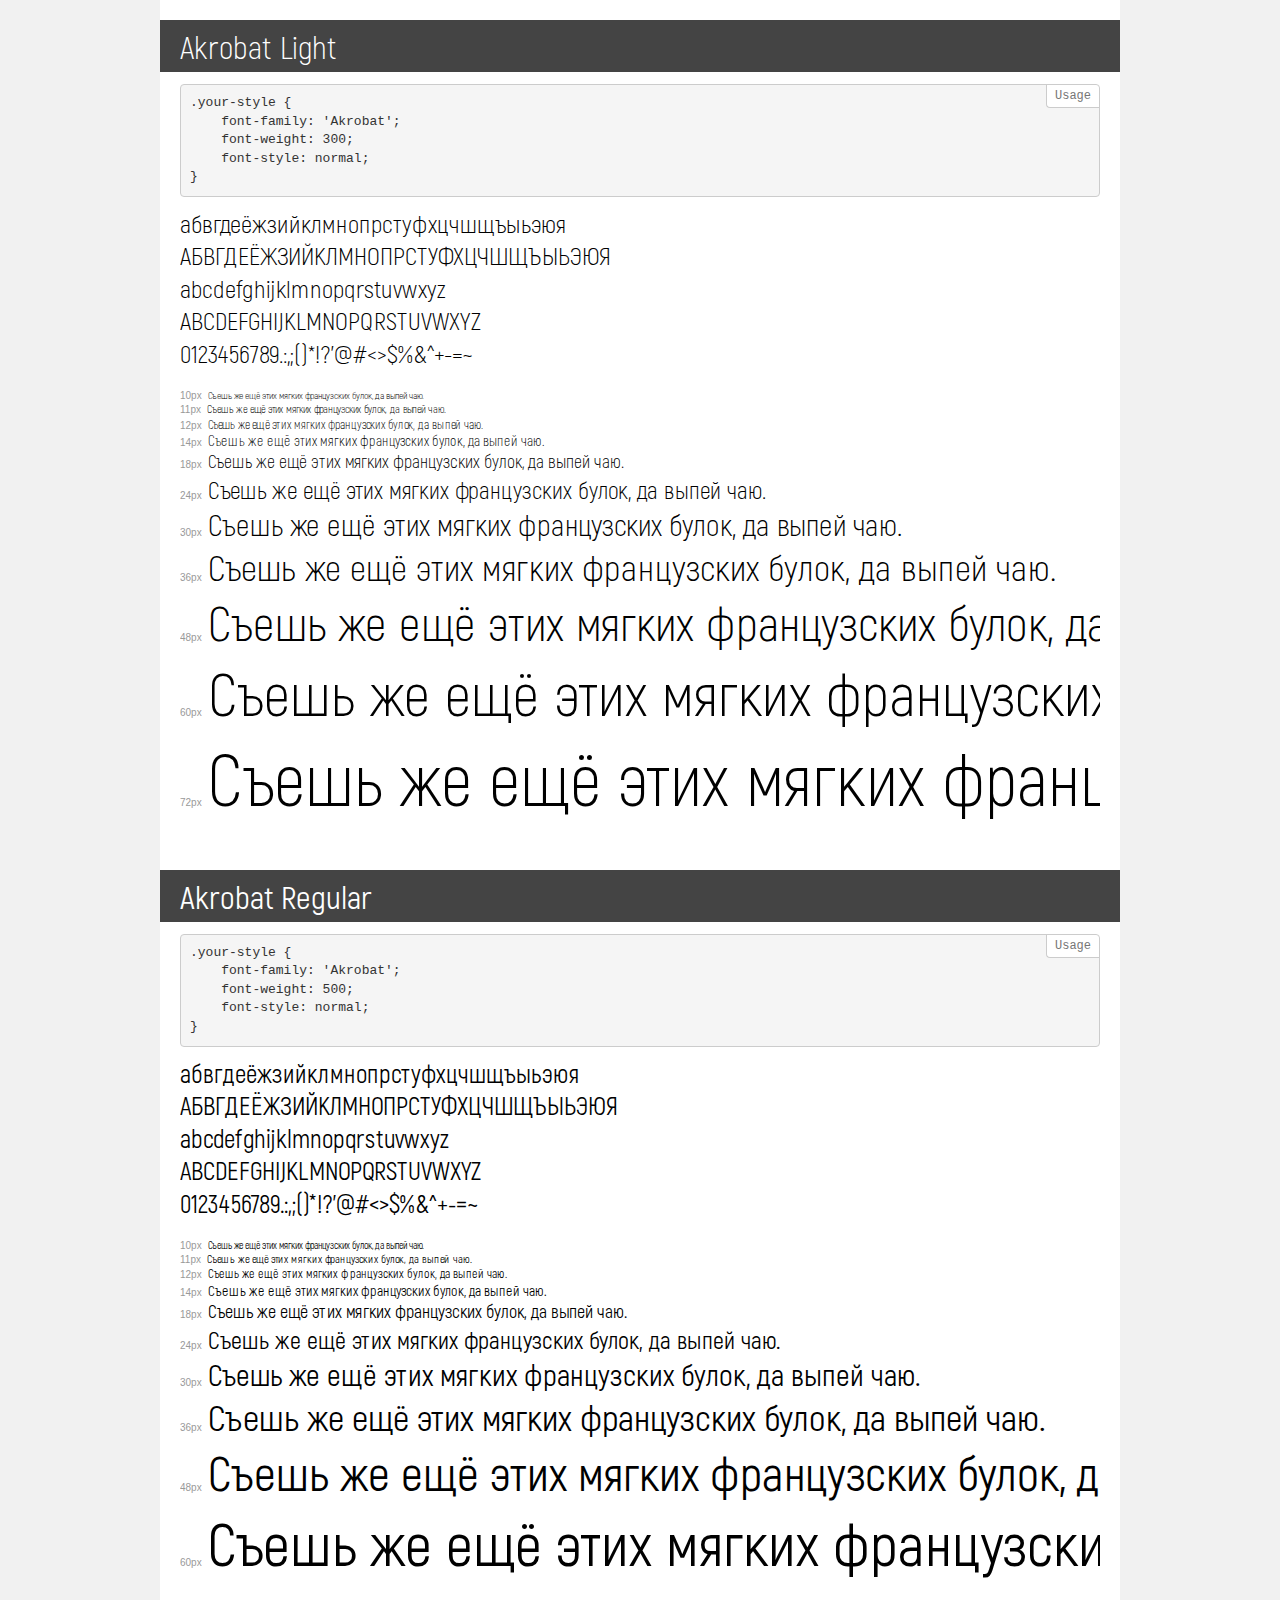
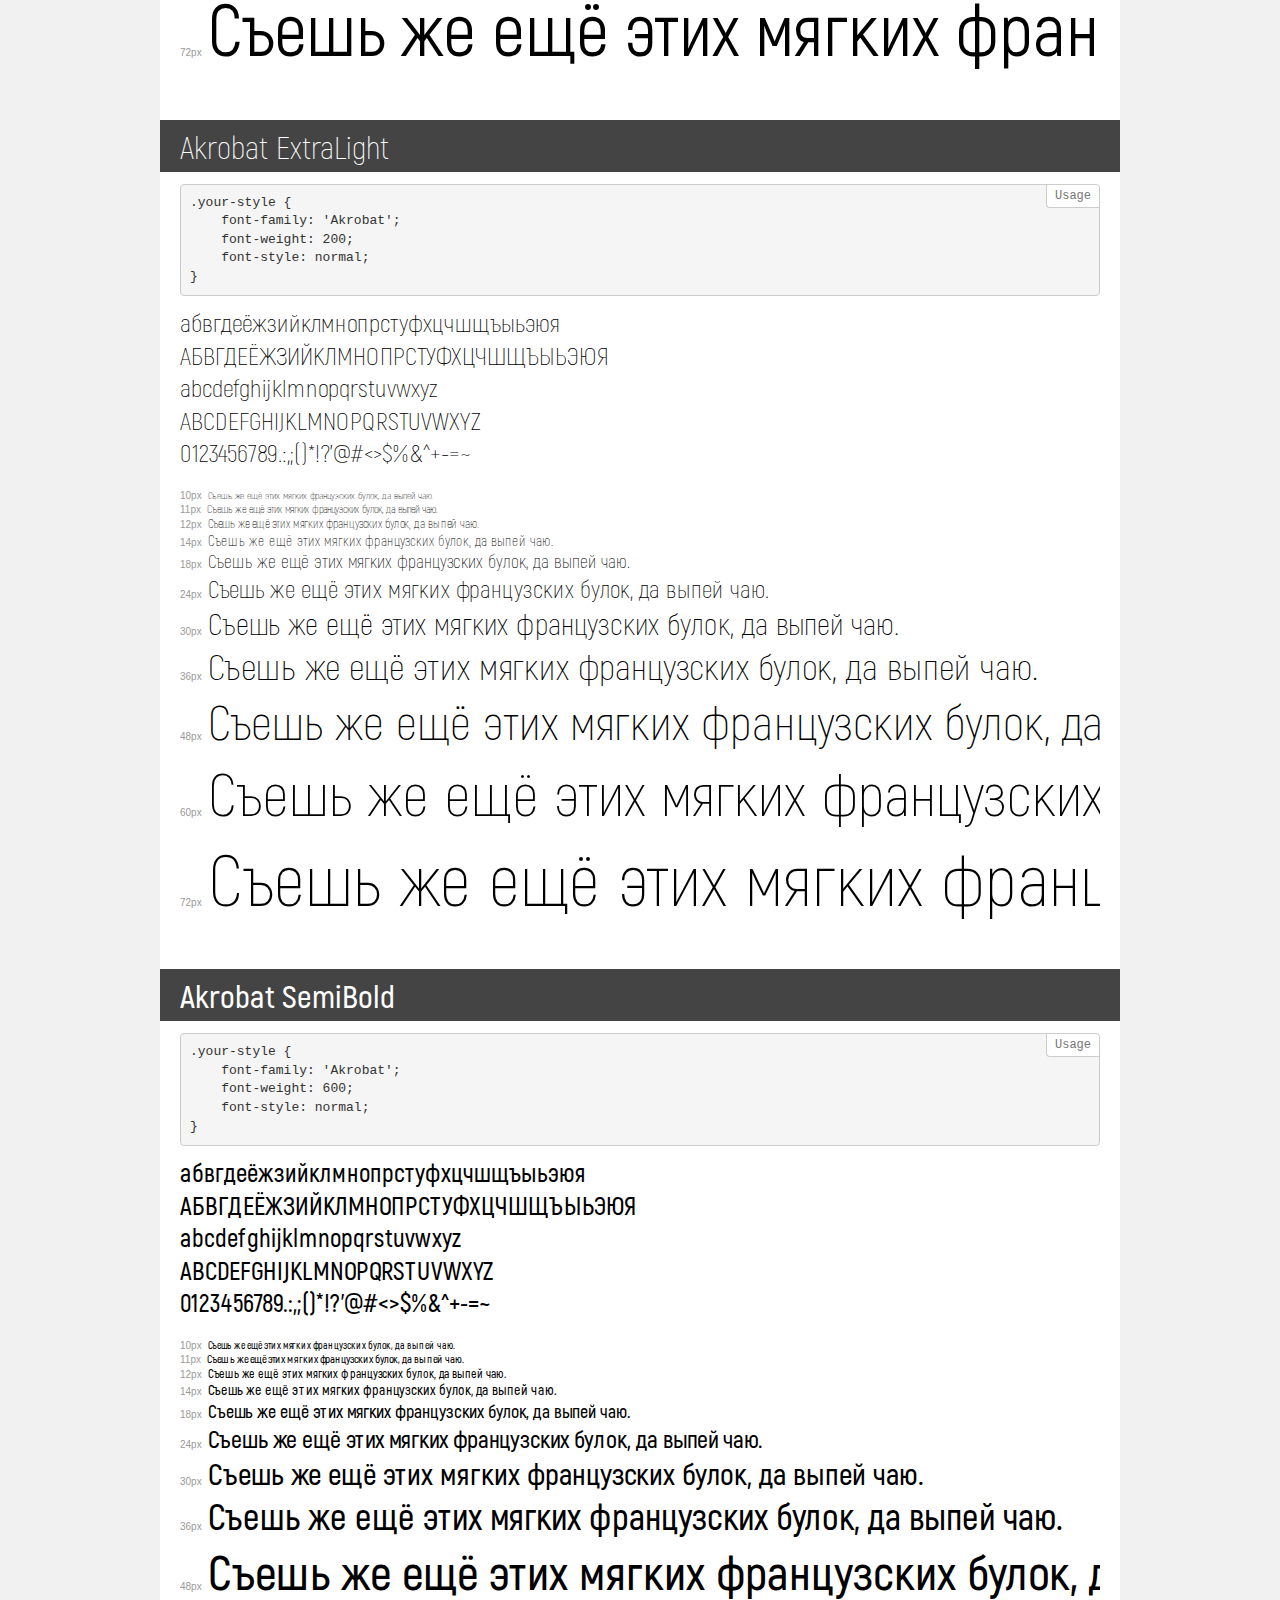
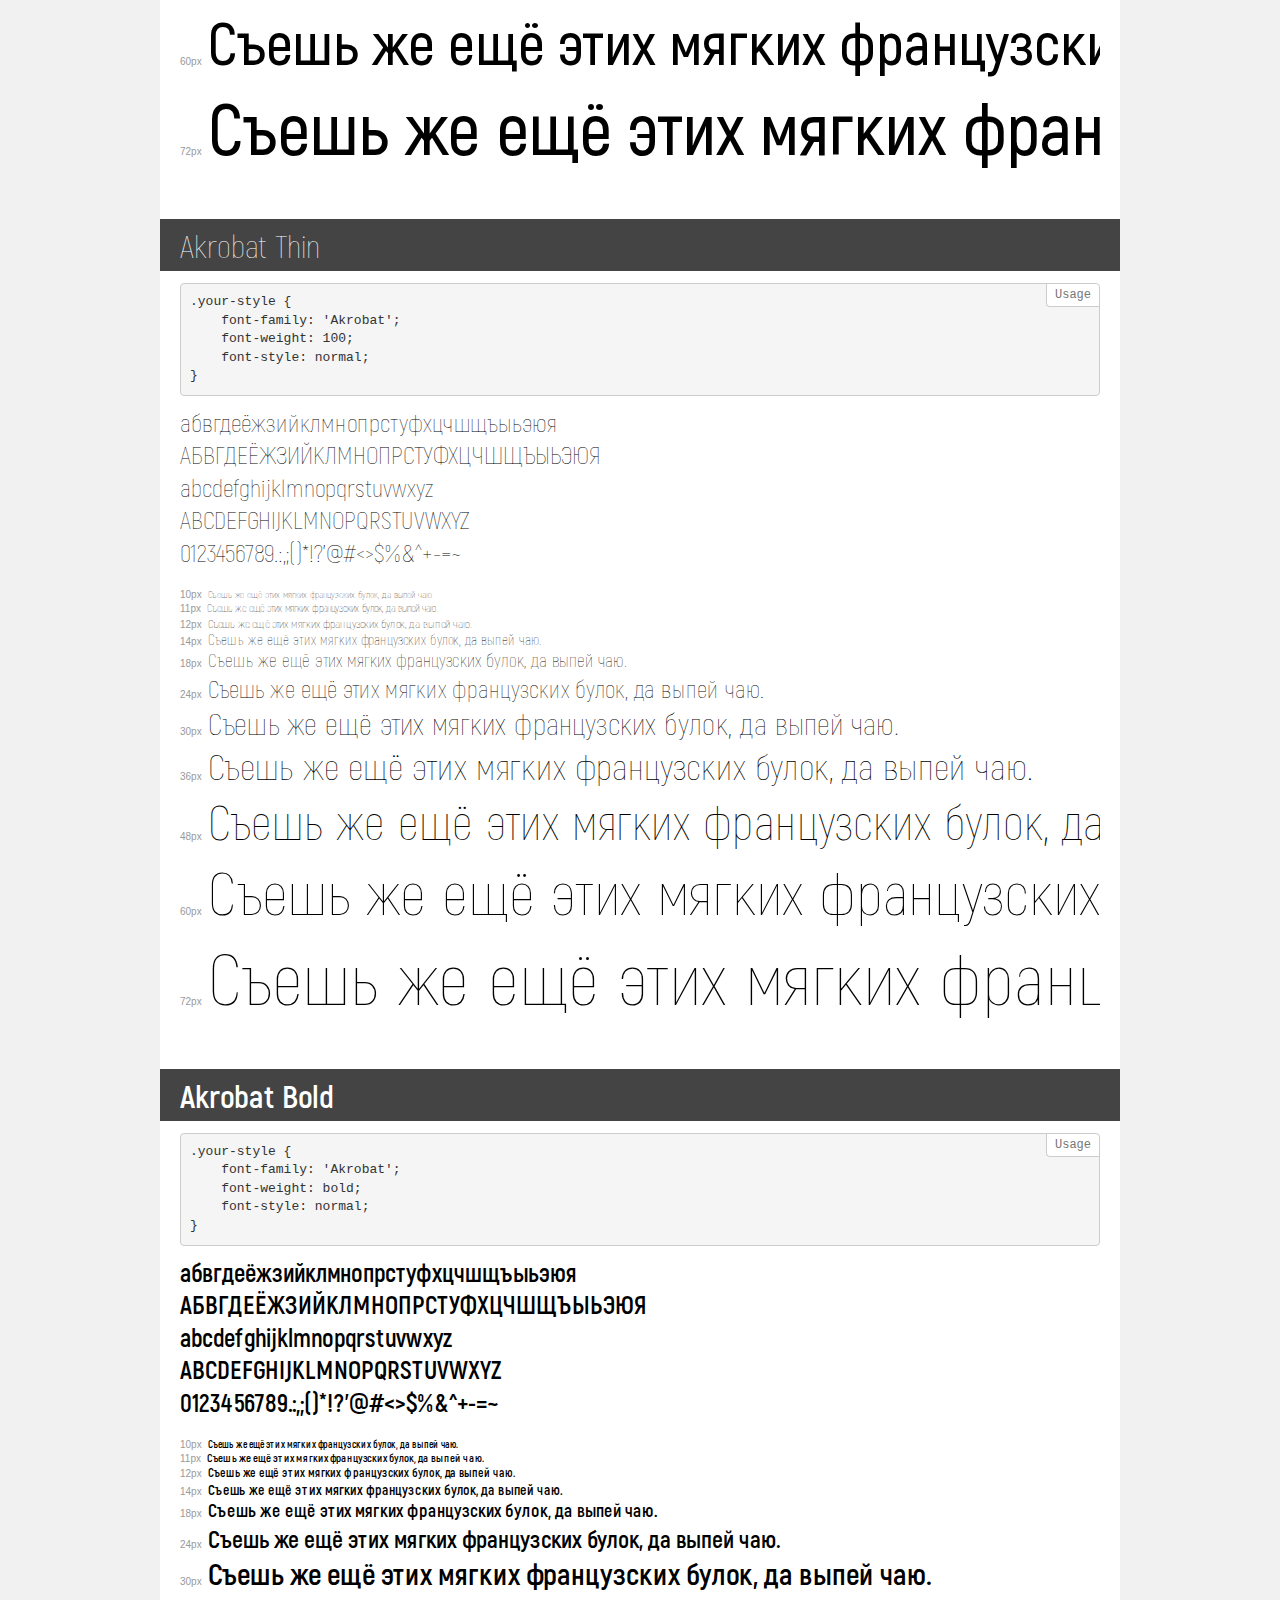
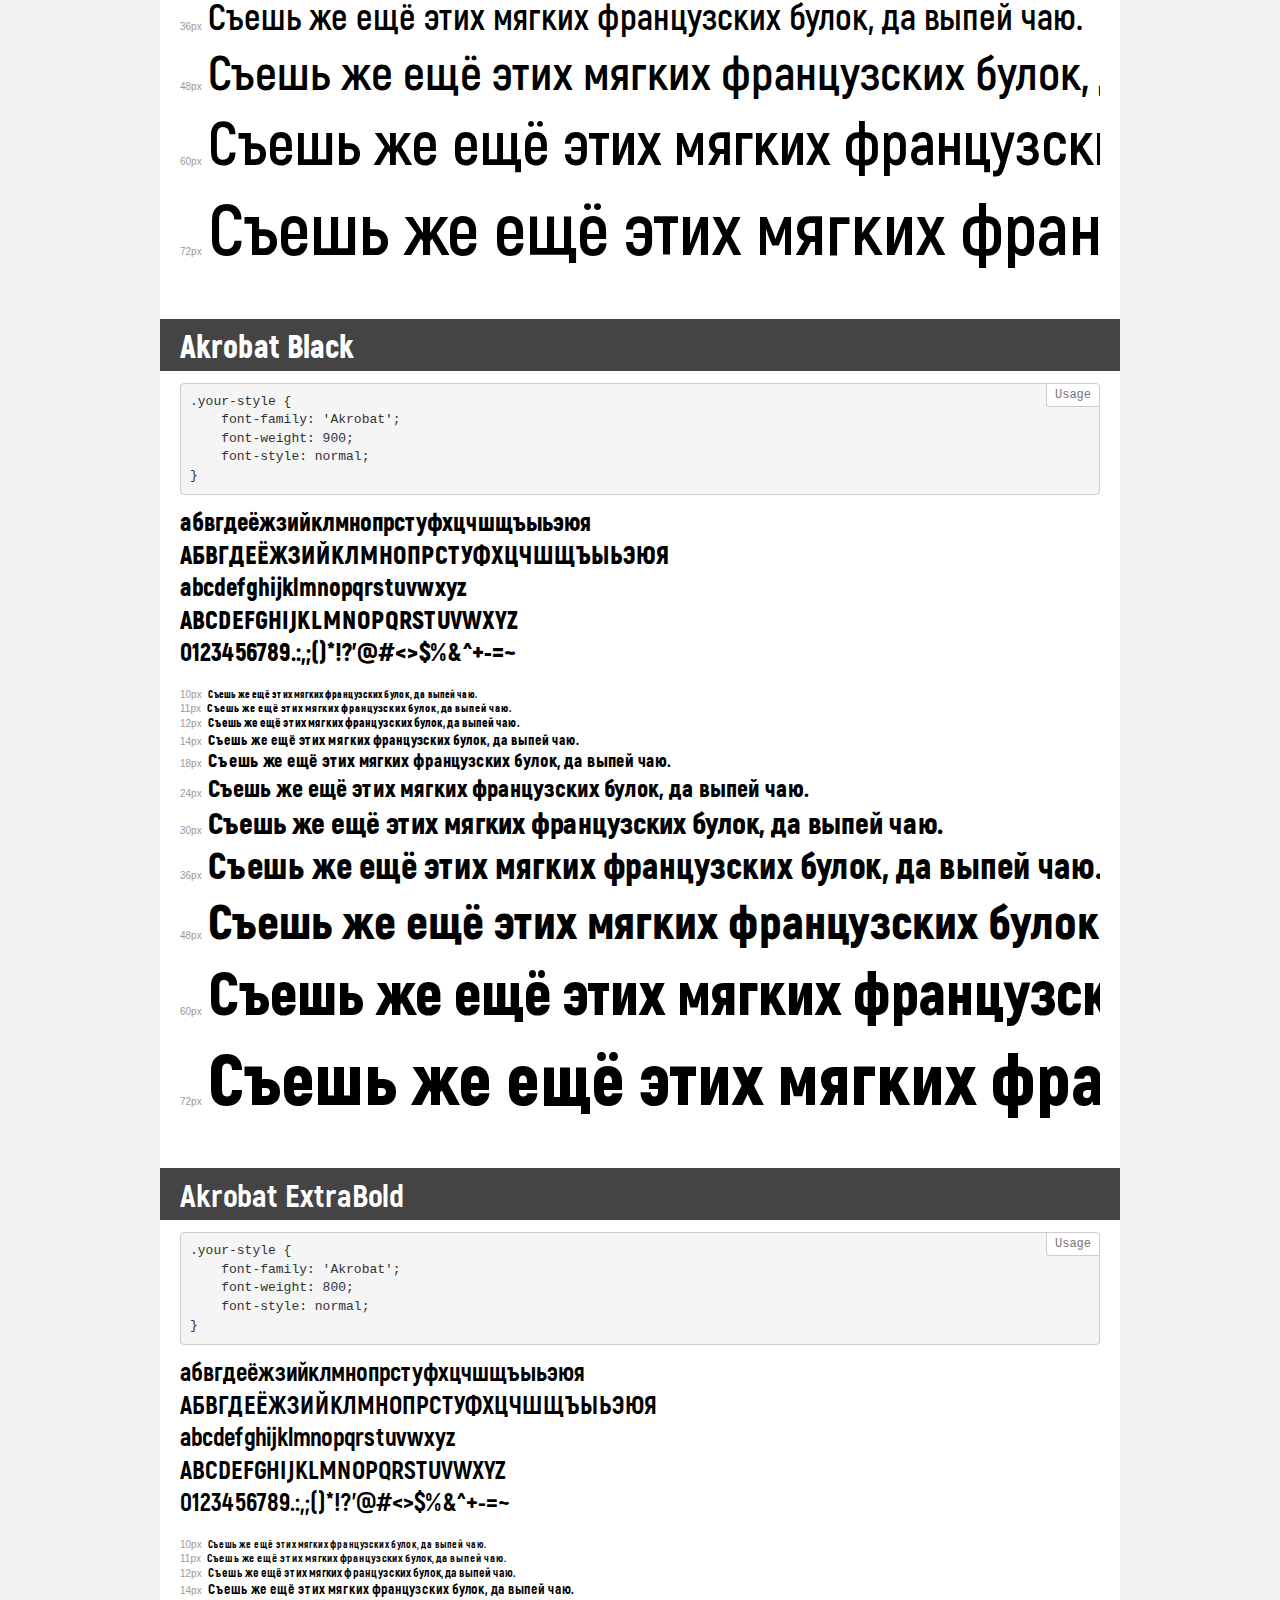
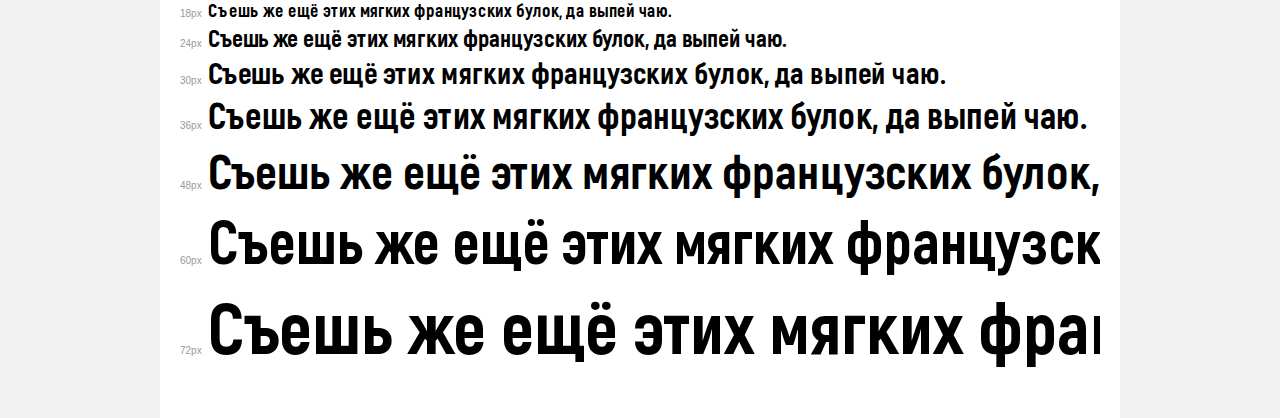
<file: fonts/Akrobat/demo.html>
<!DOCTYPE html>
<html>
<head>
    <meta charset="utf-8">
    <meta http-equiv="X-UA-Compatible" content="IE=edge">
    <meta name="viewport" content="width=device-width, initial-scale=1">
    <meta name="robots" content="noindex, noarchive">
    <meta name="format-detection" content="telephone=no">
    <title>Transfonter demo</title>
    <link href="stylesheet.css" rel="stylesheet">
    <style>
        /*
        http://meyerweb.com/eric/tools/css/reset/
        v2.0 | 20110126
        License: none (public domain)
        */
        html, body, div, span, applet, object, iframe,
        h1, h2, h3, h4, h5, h6, p, blockquote, pre,
        a, abbr, acronym, address, big, cite, code,
        del, dfn, em, img, ins, kbd, q, s, samp,
        small, strike, strong, sub, sup, tt, var,
        b, u, i, center,
        dl, dt, dd, ol, ul, li,
        fieldset, form, label, legend,
        table, caption, tbody, tfoot, thead, tr, th, td,
        article, aside, canvas, details, embed,
        figure, figcaption, footer, header, hgroup,
        menu, nav, output, ruby, section, summary,
        time, mark, audio, video {
            margin: 0;
            padding: 0;
            border: 0;
            font-size: 100%;
            font: inherit;
            vertical-align: baseline;
        }
        /* HTML5 display-role reset for older browsers */
        article, aside, details, figcaption, figure,
        footer, header, hgroup, menu, nav, section {
            display: block;
        }
        body {
            line-height: 1;
        }
        ol, ul {
            list-style: none;
        }
        blockquote, q {
            quotes: none;
        }
        blockquote:before, blockquote:after,
        q:before, q:after {
            content: '';
            content: none;
        }
        table {
            border-collapse: collapse;
            border-spacing: 0;
        }
        /* common styles */
        body {
            background: #f1f1f1;
            color: #000;
        }
        .page {
            background: #fff;
            width: 920px;
            margin: 0 auto;
            padding: 20px 20px 0 20px;
            overflow: hidden;
        }
        .font-container {
            overflow-x: auto;
            overflow-y: hidden;
            margin-bottom: 40px;
            line-height: 1.3;
            white-space: nowrap;
            padding-bottom: 5px;
        }
        h1 {
            position: relative;
            background: #444;
            font-size: 32px;
            color: #fff;
            padding: 10px 20px;
            margin: 0 -20px 12px -20px;
        }
        .letters {
            font-size: 25px;
            margin-bottom: 20px;
        }
        .s10:before {
            content: '10px';
        }
        .s11:before {
            content: '11px';
        }
        .s12:before {
            content: '12px';
        }
        .s14:before {
            content: '14px';
        }
        .s18:before {
            content: '18px';
        }
        .s24:before {
            content: '24px';
        }
        .s30:before {
            content: '30px';
        }
        .s36:before {
            content: '36px';
        }
        .s48:before {
            content: '48px';
        }
        .s60:before {
            content: '60px';
        }
        .s72:before {
            content: '72px';
        }
        .s10:before, .s11:before, .s12:before, .s14:before,
        .s18:before, .s24:before, .s30:before, .s36:before,
        .s48:before, .s60:before, .s72:before {
            font-family: Arial, sans-serif;
            font-size: 10px;
            font-weight: normal;
            font-style: normal;
            color: #999;
            padding-right: 6px;
        }
        pre {
            display: block;
            position: relative;
            padding: 9px;
            margin: 0 0 10px;
            font-family: Monaco, Menlo, Consolas, "Courier New", monospace !important;
            font-size: 13px;
            line-height: 1.428571429;
            color: #333;
            font-weight: normal !important;
            font-style: normal !important;
            background-color: #f5f5f5;
            border: 1px solid #ccc;
            overflow-x: auto;
            border-radius: 4px;
        }
        pre:after {
            display: block;
            position: absolute;
            right: 0;
            top: 0;
            content: 'Usage';
            line-height: 1;
            padding: 5px 8px;
            font-size: 12px;
            color: #767676;
            background-color: #fff;
            border: 1px solid #ccc;
            border-right: none;
            border-top: none;
            border-radius: 0 4px 0 4px;
            z-index: 10;
        }
        /* responsive */
        @media (max-width: 959px) {
            .page {
                width: auto;
                margin: 0;
            }
        }
    </style>
</head>
<body>
<div class="page">
    <div class="demo" style="font-family: 'Akrobat'; font-weight: 300; font-style: normal;">
        <h1>Akrobat Light</h1>
        <pre>.your-style {
    font-family: 'Akrobat';
    font-weight: 300;
    font-style: normal;
}</pre>
        <div class="font-container">
            <p class="letters">
                абвгдеёжзийклмнопрстуфхцчшщъыьэюя<br>
АБВГДЕЁЖЗИЙКЛМНОПРСТУФХЦЧШЩЪЫЬЭЮЯ<br>
abcdefghijklmnopqrstuvwxyz<br>
ABCDEFGHIJKLMNOPQRSTUVWXYZ<br>
                0123456789.:,;()*!?'@#<>$%&^+-=~
            </p>
            <p class="s10" style="font-size: 10px;">Съешь же ещё этих мягких французских булок, да выпей чаю.</p>
            <p class="s11" style="font-size: 11px;">Съешь же ещё этих мягких французских булок, да выпей чаю.</p>
            <p class="s12" style="font-size: 12px;">Съешь же ещё этих мягких французских булок, да выпей чаю.</p>
            <p class="s14" style="font-size: 14px;">Съешь же ещё этих мягких французских булок, да выпей чаю.</p>
            <p class="s18" style="font-size: 18px;">Съешь же ещё этих мягких французских булок, да выпей чаю.</p>
            <p class="s24" style="font-size: 24px;">Съешь же ещё этих мягких французских булок, да выпей чаю.</p>
            <p class="s30" style="font-size: 30px;">Съешь же ещё этих мягких французских булок, да выпей чаю.</p>
            <p class="s36" style="font-size: 36px;">Съешь же ещё этих мягких французских булок, да выпей чаю.</p>
            <p class="s48" style="font-size: 48px;">Съешь же ещё этих мягких французских булок, да выпей чаю.</p>
            <p class="s60" style="font-size: 60px;">Съешь же ещё этих мягких французских булок, да выпей чаю.</p>
            <p class="s72" style="font-size: 72px;">Съешь же ещё этих мягких французских булок, да выпей чаю.</p>
        </div>
    </div>
    <div class="demo" style="font-family: 'Akrobat'; font-weight: 500; font-style: normal;">
        <h1>Akrobat Regular</h1>
        <pre>.your-style {
    font-family: 'Akrobat';
    font-weight: 500;
    font-style: normal;
}</pre>
        <div class="font-container">
            <p class="letters">
                абвгдеёжзийклмнопрстуфхцчшщъыьэюя<br>
АБВГДЕЁЖЗИЙКЛМНОПРСТУФХЦЧШЩЪЫЬЭЮЯ<br>
abcdefghijklmnopqrstuvwxyz<br>
ABCDEFGHIJKLMNOPQRSTUVWXYZ<br>
                0123456789.:,;()*!?'@#<>$%&^+-=~
            </p>
            <p class="s10" style="font-size: 10px;">Съешь же ещё этих мягких французских булок, да выпей чаю.</p>
            <p class="s11" style="font-size: 11px;">Съешь же ещё этих мягких французских булок, да выпей чаю.</p>
            <p class="s12" style="font-size: 12px;">Съешь же ещё этих мягких французских булок, да выпей чаю.</p>
            <p class="s14" style="font-size: 14px;">Съешь же ещё этих мягких французских булок, да выпей чаю.</p>
            <p class="s18" style="font-size: 18px;">Съешь же ещё этих мягких французских булок, да выпей чаю.</p>
            <p class="s24" style="font-size: 24px;">Съешь же ещё этих мягких французских булок, да выпей чаю.</p>
            <p class="s30" style="font-size: 30px;">Съешь же ещё этих мягких французских булок, да выпей чаю.</p>
            <p class="s36" style="font-size: 36px;">Съешь же ещё этих мягких французских булок, да выпей чаю.</p>
            <p class="s48" style="font-size: 48px;">Съешь же ещё этих мягких французских булок, да выпей чаю.</p>
            <p class="s60" style="font-size: 60px;">Съешь же ещё этих мягких французских булок, да выпей чаю.</p>
            <p class="s72" style="font-size: 72px;">Съешь же ещё этих мягких французских булок, да выпей чаю.</p>
        </div>
    </div>
    <div class="demo" style="font-family: 'Akrobat'; font-weight: 200; font-style: normal;">
        <h1>Akrobat ExtraLight</h1>
        <pre>.your-style {
    font-family: 'Akrobat';
    font-weight: 200;
    font-style: normal;
}</pre>
        <div class="font-container">
            <p class="letters">
                абвгдеёжзийклмнопрстуфхцчшщъыьэюя<br>
АБВГДЕЁЖЗИЙКЛМНОПРСТУФХЦЧШЩЪЫЬЭЮЯ<br>
abcdefghijklmnopqrstuvwxyz<br>
ABCDEFGHIJKLMNOPQRSTUVWXYZ<br>
                0123456789.:,;()*!?'@#<>$%&^+-=~
            </p>
            <p class="s10" style="font-size: 10px;">Съешь же ещё этих мягких французских булок, да выпей чаю.</p>
            <p class="s11" style="font-size: 11px;">Съешь же ещё этих мягких французских булок, да выпей чаю.</p>
            <p class="s12" style="font-size: 12px;">Съешь же ещё этих мягких французских булок, да выпей чаю.</p>
            <p class="s14" style="font-size: 14px;">Съешь же ещё этих мягких французских булок, да выпей чаю.</p>
            <p class="s18" style="font-size: 18px;">Съешь же ещё этих мягких французских булок, да выпей чаю.</p>
            <p class="s24" style="font-size: 24px;">Съешь же ещё этих мягких французских булок, да выпей чаю.</p>
            <p class="s30" style="font-size: 30px;">Съешь же ещё этих мягких французских булок, да выпей чаю.</p>
            <p class="s36" style="font-size: 36px;">Съешь же ещё этих мягких французских булок, да выпей чаю.</p>
            <p class="s48" style="font-size: 48px;">Съешь же ещё этих мягких французских булок, да выпей чаю.</p>
            <p class="s60" style="font-size: 60px;">Съешь же ещё этих мягких французских булок, да выпей чаю.</p>
            <p class="s72" style="font-size: 72px;">Съешь же ещё этих мягких французских булок, да выпей чаю.</p>
        </div>
    </div>
    <div class="demo" style="font-family: 'Akrobat'; font-weight: 600; font-style: normal;">
        <h1>Akrobat SemiBold</h1>
        <pre>.your-style {
    font-family: 'Akrobat';
    font-weight: 600;
    font-style: normal;
}</pre>
        <div class="font-container">
            <p class="letters">
                абвгдеёжзийклмнопрстуфхцчшщъыьэюя<br>
АБВГДЕЁЖЗИЙКЛМНОПРСТУФХЦЧШЩЪЫЬЭЮЯ<br>
abcdefghijklmnopqrstuvwxyz<br>
ABCDEFGHIJKLMNOPQRSTUVWXYZ<br>
                0123456789.:,;()*!?'@#<>$%&^+-=~
            </p>
            <p class="s10" style="font-size: 10px;">Съешь же ещё этих мягких французских булок, да выпей чаю.</p>
            <p class="s11" style="font-size: 11px;">Съешь же ещё этих мягких французских булок, да выпей чаю.</p>
            <p class="s12" style="font-size: 12px;">Съешь же ещё этих мягких французских булок, да выпей чаю.</p>
            <p class="s14" style="font-size: 14px;">Съешь же ещё этих мягких французских булок, да выпей чаю.</p>
            <p class="s18" style="font-size: 18px;">Съешь же ещё этих мягких французских булок, да выпей чаю.</p>
            <p class="s24" style="font-size: 24px;">Съешь же ещё этих мягких французских булок, да выпей чаю.</p>
            <p class="s30" style="font-size: 30px;">Съешь же ещё этих мягких французских булок, да выпей чаю.</p>
            <p class="s36" style="font-size: 36px;">Съешь же ещё этих мягких французских булок, да выпей чаю.</p>
            <p class="s48" style="font-size: 48px;">Съешь же ещё этих мягких французских булок, да выпей чаю.</p>
            <p class="s60" style="font-size: 60px;">Съешь же ещё этих мягких французских булок, да выпей чаю.</p>
            <p class="s72" style="font-size: 72px;">Съешь же ещё этих мягких французских булок, да выпей чаю.</p>
        </div>
    </div>
    <div class="demo" style="font-family: 'Akrobat'; font-weight: 100; font-style: normal;">
        <h1>Akrobat Thin</h1>
        <pre>.your-style {
    font-family: 'Akrobat';
    font-weight: 100;
    font-style: normal;
}</pre>
        <div class="font-container">
            <p class="letters">
                абвгдеёжзийклмнопрстуфхцчшщъыьэюя<br>
АБВГДЕЁЖЗИЙКЛМНОПРСТУФХЦЧШЩЪЫЬЭЮЯ<br>
abcdefghijklmnopqrstuvwxyz<br>
ABCDEFGHIJKLMNOPQRSTUVWXYZ<br>
                0123456789.:,;()*!?'@#<>$%&^+-=~
            </p>
            <p class="s10" style="font-size: 10px;">Съешь же ещё этих мягких французских булок, да выпей чаю.</p>
            <p class="s11" style="font-size: 11px;">Съешь же ещё этих мягких французских булок, да выпей чаю.</p>
            <p class="s12" style="font-size: 12px;">Съешь же ещё этих мягких французских булок, да выпей чаю.</p>
            <p class="s14" style="font-size: 14px;">Съешь же ещё этих мягких французских булок, да выпей чаю.</p>
            <p class="s18" style="font-size: 18px;">Съешь же ещё этих мягких французских булок, да выпей чаю.</p>
            <p class="s24" style="font-size: 24px;">Съешь же ещё этих мягких французских булок, да выпей чаю.</p>
            <p class="s30" style="font-size: 30px;">Съешь же ещё этих мягких французских булок, да выпей чаю.</p>
            <p class="s36" style="font-size: 36px;">Съешь же ещё этих мягких французских булок, да выпей чаю.</p>
            <p class="s48" style="font-size: 48px;">Съешь же ещё этих мягких французских булок, да выпей чаю.</p>
            <p class="s60" style="font-size: 60px;">Съешь же ещё этих мягких французских булок, да выпей чаю.</p>
            <p class="s72" style="font-size: 72px;">Съешь же ещё этих мягких французских булок, да выпей чаю.</p>
        </div>
    </div>
    <div class="demo" style="font-family: 'Akrobat'; font-weight: bold; font-style: normal;">
        <h1>Akrobat Bold</h1>
        <pre>.your-style {
    font-family: 'Akrobat';
    font-weight: bold;
    font-style: normal;
}</pre>
        <div class="font-container">
            <p class="letters">
                абвгдеёжзийклмнопрстуфхцчшщъыьэюя<br>
АБВГДЕЁЖЗИЙКЛМНОПРСТУФХЦЧШЩЪЫЬЭЮЯ<br>
abcdefghijklmnopqrstuvwxyz<br>
ABCDEFGHIJKLMNOPQRSTUVWXYZ<br>
                0123456789.:,;()*!?'@#<>$%&^+-=~
            </p>
            <p class="s10" style="font-size: 10px;">Съешь же ещё этих мягких французских булок, да выпей чаю.</p>
            <p class="s11" style="font-size: 11px;">Съешь же ещё этих мягких французских булок, да выпей чаю.</p>
            <p class="s12" style="font-size: 12px;">Съешь же ещё этих мягких французских булок, да выпей чаю.</p>
            <p class="s14" style="font-size: 14px;">Съешь же ещё этих мягких французских булок, да выпей чаю.</p>
            <p class="s18" style="font-size: 18px;">Съешь же ещё этих мягких французских булок, да выпей чаю.</p>
            <p class="s24" style="font-size: 24px;">Съешь же ещё этих мягких французских булок, да выпей чаю.</p>
            <p class="s30" style="font-size: 30px;">Съешь же ещё этих мягких французских булок, да выпей чаю.</p>
            <p class="s36" style="font-size: 36px;">Съешь же ещё этих мягких французских булок, да выпей чаю.</p>
            <p class="s48" style="font-size: 48px;">Съешь же ещё этих мягких французских булок, да выпей чаю.</p>
            <p class="s60" style="font-size: 60px;">Съешь же ещё этих мягких французских булок, да выпей чаю.</p>
            <p class="s72" style="font-size: 72px;">Съешь же ещё этих мягких французских булок, да выпей чаю.</p>
        </div>
    </div>
    <div class="demo" style="font-family: 'Akrobat'; font-weight: 900; font-style: normal;">
        <h1>Akrobat Black</h1>
        <pre>.your-style {
    font-family: 'Akrobat';
    font-weight: 900;
    font-style: normal;
}</pre>
        <div class="font-container">
            <p class="letters">
                абвгдеёжзийклмнопрстуфхцчшщъыьэюя<br>
АБВГДЕЁЖЗИЙКЛМНОПРСТУФХЦЧШЩЪЫЬЭЮЯ<br>
abcdefghijklmnopqrstuvwxyz<br>
ABCDEFGHIJKLMNOPQRSTUVWXYZ<br>
                0123456789.:,;()*!?'@#<>$%&^+-=~
            </p>
            <p class="s10" style="font-size: 10px;">Съешь же ещё этих мягких французских булок, да выпей чаю.</p>
            <p class="s11" style="font-size: 11px;">Съешь же ещё этих мягких французских булок, да выпей чаю.</p>
            <p class="s12" style="font-size: 12px;">Съешь же ещё этих мягких французских булок, да выпей чаю.</p>
            <p class="s14" style="font-size: 14px;">Съешь же ещё этих мягких французских булок, да выпей чаю.</p>
            <p class="s18" style="font-size: 18px;">Съешь же ещё этих мягких французских булок, да выпей чаю.</p>
            <p class="s24" style="font-size: 24px;">Съешь же ещё этих мягких французских булок, да выпей чаю.</p>
            <p class="s30" style="font-size: 30px;">Съешь же ещё этих мягких французских булок, да выпей чаю.</p>
            <p class="s36" style="font-size: 36px;">Съешь же ещё этих мягких французских булок, да выпей чаю.</p>
            <p class="s48" style="font-size: 48px;">Съешь же ещё этих мягких французских булок, да выпей чаю.</p>
            <p class="s60" style="font-size: 60px;">Съешь же ещё этих мягких французских булок, да выпей чаю.</p>
            <p class="s72" style="font-size: 72px;">Съешь же ещё этих мягких французских булок, да выпей чаю.</p>
        </div>
    </div>
    <div class="demo" style="font-family: 'Akrobat'; font-weight: 800; font-style: normal;">
        <h1>Akrobat ExtraBold</h1>
        <pre>.your-style {
    font-family: 'Akrobat';
    font-weight: 800;
    font-style: normal;
}</pre>
        <div class="font-container">
            <p class="letters">
                абвгдеёжзийклмнопрстуфхцчшщъыьэюя<br>
АБВГДЕЁЖЗИЙКЛМНОПРСТУФХЦЧШЩЪЫЬЭЮЯ<br>
abcdefghijklmnopqrstuvwxyz<br>
ABCDEFGHIJKLMNOPQRSTUVWXYZ<br>
                0123456789.:,;()*!?'@#<>$%&^+-=~
            </p>
            <p class="s10" style="font-size: 10px;">Съешь же ещё этих мягких французских булок, да выпей чаю.</p>
            <p class="s11" style="font-size: 11px;">Съешь же ещё этих мягких французских булок, да выпей чаю.</p>
            <p class="s12" style="font-size: 12px;">Съешь же ещё этих мягких французских булок, да выпей чаю.</p>
            <p class="s14" style="font-size: 14px;">Съешь же ещё этих мягких французских булок, да выпей чаю.</p>
            <p class="s18" style="font-size: 18px;">Съешь же ещё этих мягких французских булок, да выпей чаю.</p>
            <p class="s24" style="font-size: 24px;">Съешь же ещё этих мягких французских булок, да выпей чаю.</p>
            <p class="s30" style="font-size: 30px;">Съешь же ещё этих мягких французских булок, да выпей чаю.</p>
            <p class="s36" style="font-size: 36px;">Съешь же ещё этих мягких французских булок, да выпей чаю.</p>
            <p class="s48" style="font-size: 48px;">Съешь же ещё этих мягких французских булок, да выпей чаю.</p>
            <p class="s60" style="font-size: 60px;">Съешь же ещё этих мягких французских булок, да выпей чаю.</p>
            <p class="s72" style="font-size: 72px;">Съешь же ещё этих мягких французских булок, да выпей чаю.</p>
        </div>
    </div>
</div>
</body>
</html>
</file>
<file: fonts/Akrobat/stylesheet.css>
@font-face {
    font-family: 'Akrobat';
    src: url('Akrobat-Light.eot');
    src: local('Akrobat Light'), local('Akrobat-Light'),
        url('Akrobat-Light.eot?#iefix') format('embedded-opentype'),
        url('Akrobat-Light.woff2') format('woff2'),
        url('Akrobat-Light.woff') format('woff'),
        url('Akrobat-Light.ttf') format('truetype');
    font-weight: 300;
    font-style: normal;
}

@font-face {
    font-family: 'Akrobat';
    src: url('Akrobat-Regular.eot');
    src: local('Akrobat Regular'), local('Akrobat-Regular'),
        url('Akrobat-Regular.eot?#iefix') format('embedded-opentype'),
        url('Akrobat-Regular.woff2') format('woff2'),
        url('Akrobat-Regular.woff') format('woff'),
        url('Akrobat-Regular.ttf') format('truetype');
    font-weight: 500;
    font-style: normal;
}

@font-face {
    font-family: 'Akrobat';
    src: url('Akrobat-ExtraLight.eot');
    src: local('Akrobat ExtraLight'), local('Akrobat-ExtraLight'),
        url('Akrobat-ExtraLight.eot?#iefix') format('embedded-opentype'),
        url('Akrobat-ExtraLight.woff2') format('woff2'),
        url('Akrobat-ExtraLight.woff') format('woff'),
        url('Akrobat-ExtraLight.ttf') format('truetype');
    font-weight: 200;
    font-style: normal;
}

@font-face {
    font-family: 'Akrobat';
    src: url('Akrobat-SemiBold.eot');
    src: local('Akrobat SemiBold'), local('Akrobat-SemiBold'),
        url('Akrobat-SemiBold.eot?#iefix') format('embedded-opentype'),
        url('Akrobat-SemiBold.woff2') format('woff2'),
        url('Akrobat-SemiBold.woff') format('woff'),
        url('Akrobat-SemiBold.ttf') format('truetype');
    font-weight: 600;
    font-style: normal;
}

@font-face {
    font-family: 'Akrobat';
    src: url('Akrobat-Thin.eot');
    src: local('Akrobat Thin'), local('Akrobat-Thin'),
        url('Akrobat-Thin.eot?#iefix') format('embedded-opentype'),
        url('Akrobat-Thin.woff2') format('woff2'),
        url('Akrobat-Thin.woff') format('woff'),
        url('Akrobat-Thin.ttf') format('truetype');
    font-weight: 100;
    font-style: normal;
}

@font-face {
    font-family: 'Akrobat';
    src: url('Akrobat-Bold.eot');
    src: local('Akrobat Bold'), local('Akrobat-Bold'),
        url('Akrobat-Bold.eot?#iefix') format('embedded-opentype'),
        url('Akrobat-Bold.woff2') format('woff2'),
        url('Akrobat-Bold.woff') format('woff'),
        url('Akrobat-Bold.ttf') format('truetype');
    font-weight: bold;
    font-style: normal;
}

@font-face {
    font-family: 'Akrobat';
    src: url('Akrobat-Black.eot');
    src: local('Akrobat Black'), local('Akrobat-Black'),
        url('Akrobat-Black.eot?#iefix') format('embedded-opentype'),
        url('Akrobat-Black.woff2') format('woff2'),
        url('Akrobat-Black.woff') format('woff'),
        url('Akrobat-Black.ttf') format('truetype');
    font-weight: 900;
    font-style: normal;
}

@font-face {
    font-family: 'Akrobat';
    src: url('Akrobat-ExtraBold.eot');
    src: local('Akrobat ExtraBold'), local('Akrobat-ExtraBold'),
        url('Akrobat-ExtraBold.eot?#iefix') format('embedded-opentype'),
        url('Akrobat-ExtraBold.woff2') format('woff2'),
        url('Akrobat-ExtraBold.woff') format('woff'),
        url('Akrobat-ExtraBold.ttf') format('truetype');
    font-weight: 800;
    font-style: normal;
}
</file>
